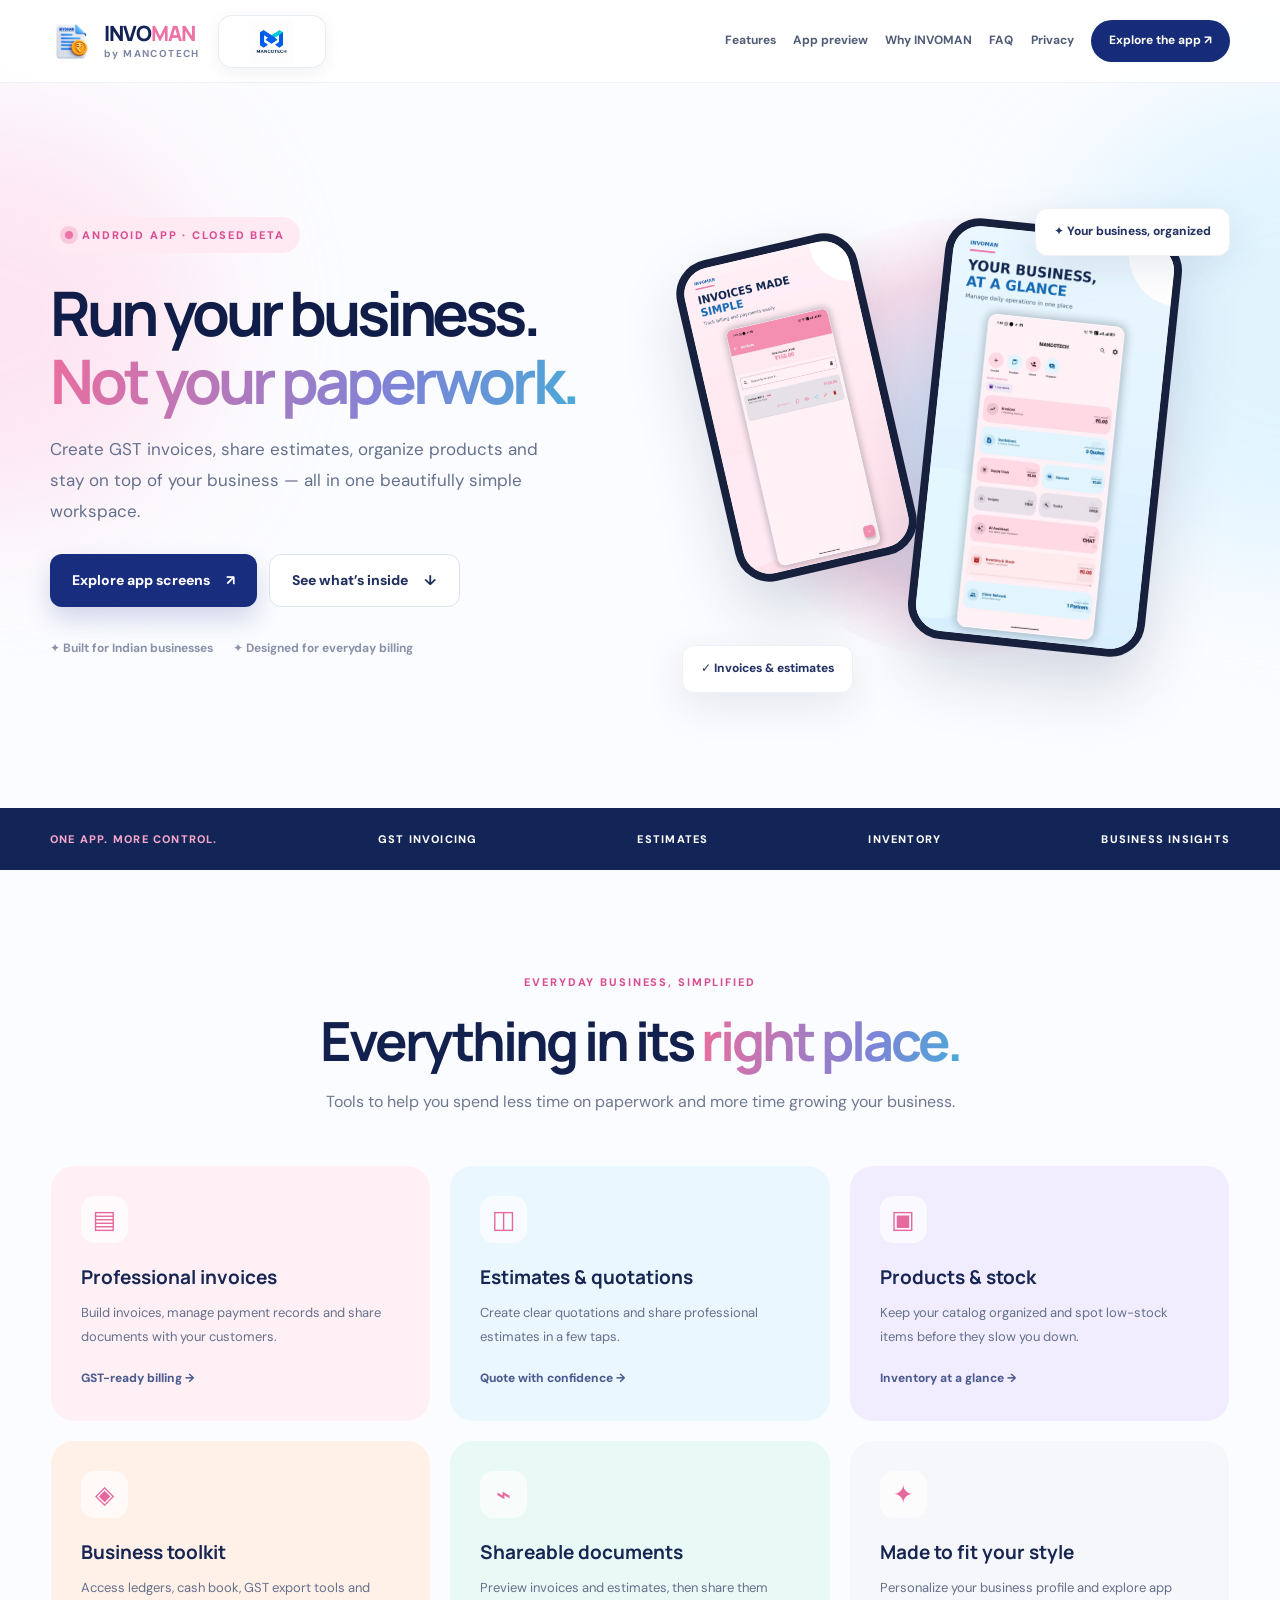
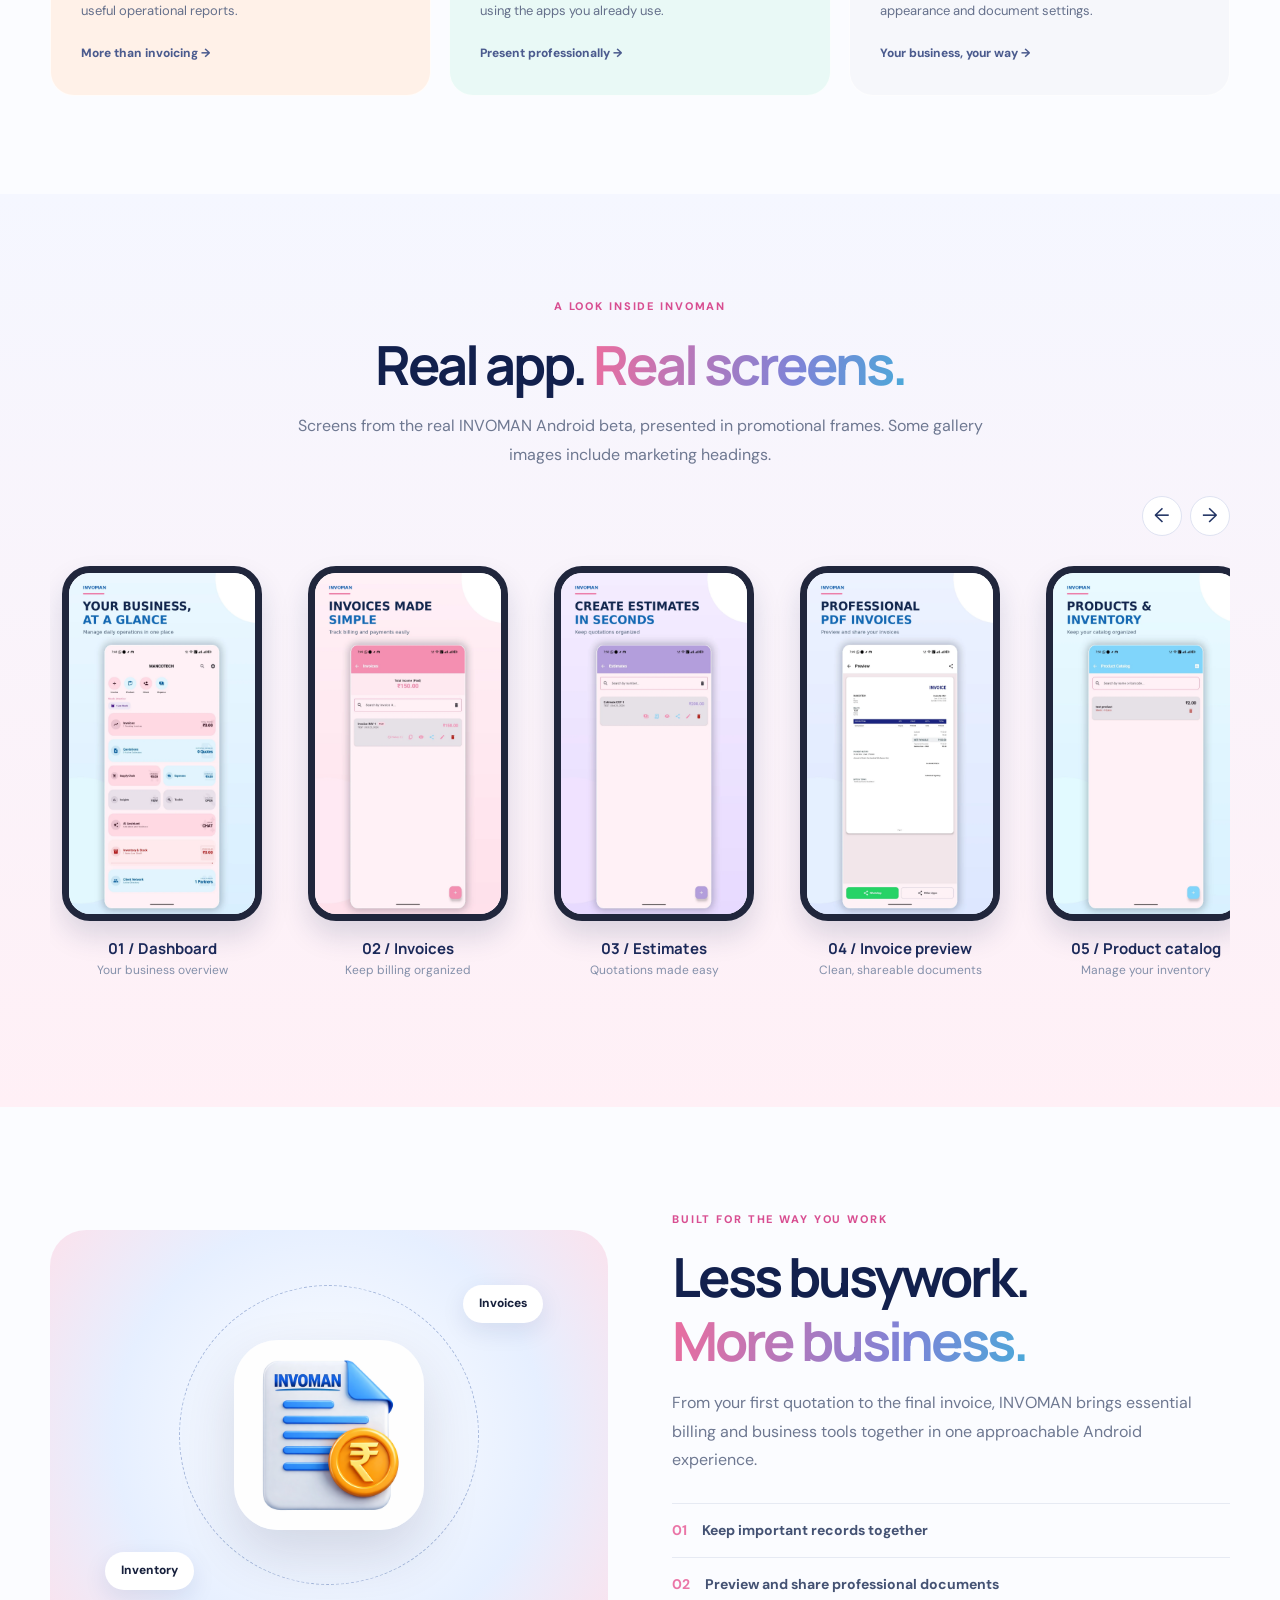
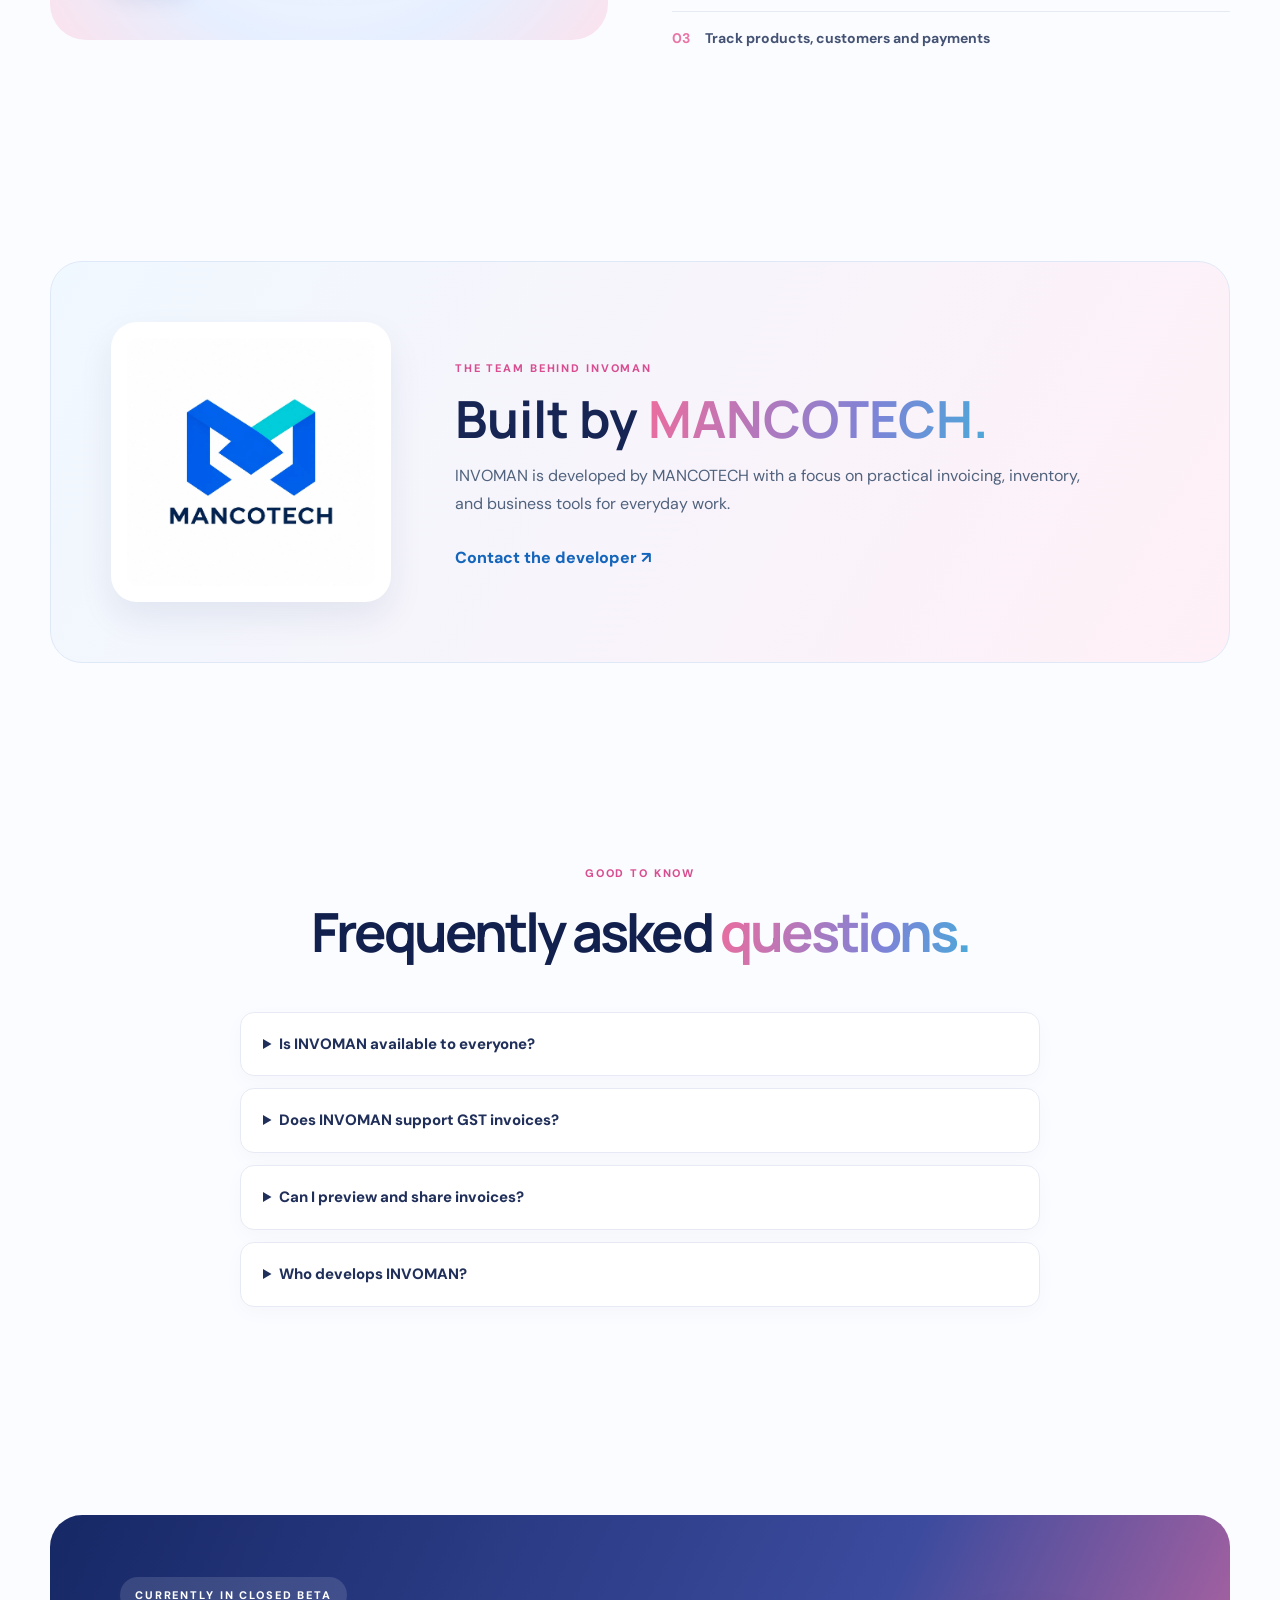
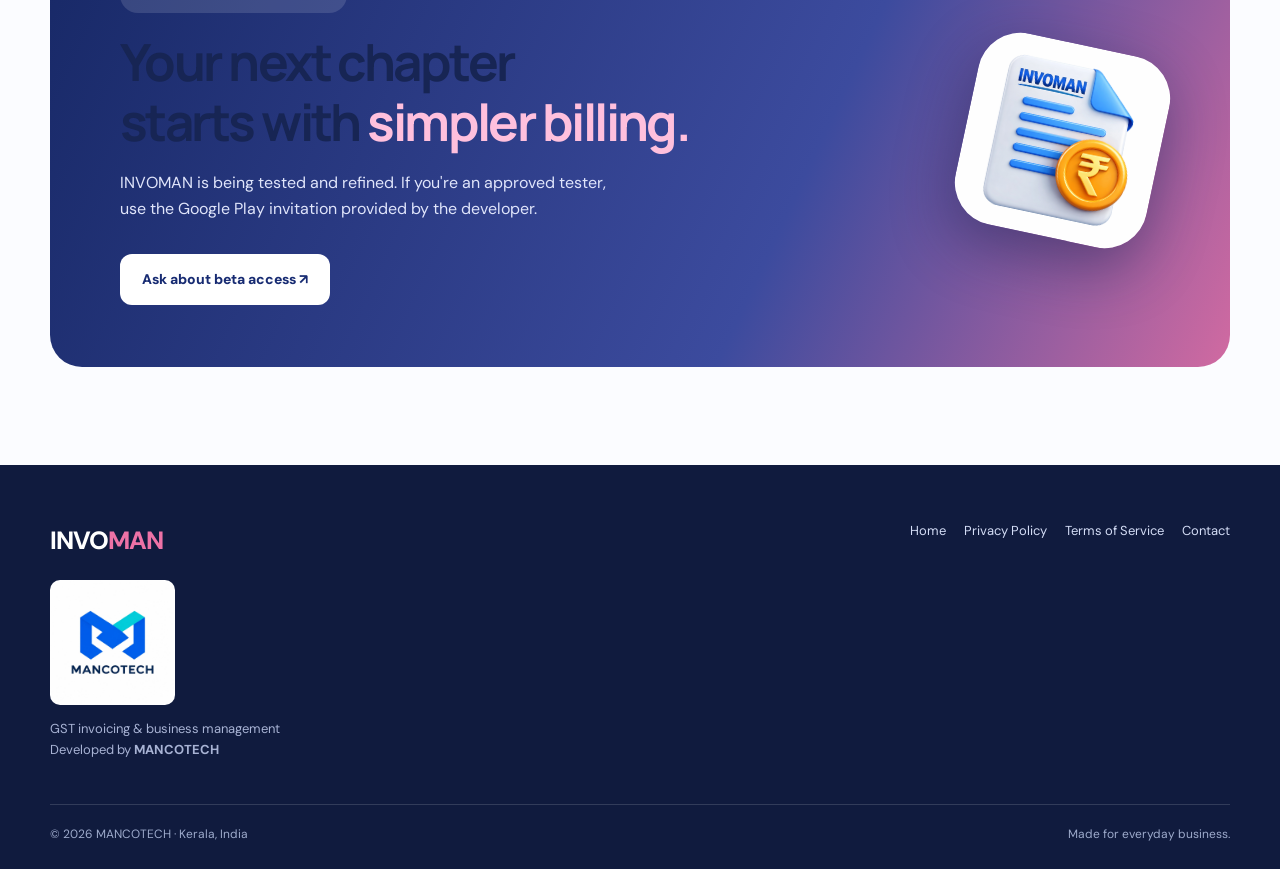
<file: index.html>
<!doctype html>
<html lang="en"><head><meta charset="utf-8"><meta name="viewport" content="width=device-width,initial-scale=1"><meta name="theme-color" content="#0e1534"><meta name="description" content="INVOMAN by MANCOTECH — GST invoices, estimates, inventory and business management in one Android app."><meta property="og:title" content="INVOMAN — Smarter business, simpler billing"><meta property="og:description" content="Invoices, estimates, inventory and business insights in one place."><meta property="og:image" content="assets/invoman-icon.png"><title>INVOMAN | Smart Invoicing & Business Management</title><link rel="icon" href="assets/invoman-icon.png"><link rel="stylesheet" href="style.css?v=3"><script defer src="main.js?v=3"></script></head>
<body class="landing"><div class="ambient ambient-one"></div><div class="ambient ambient-two"></div>
<header class="site-header"><div class="wrap header-inner"><a class="brand-link" href="index.html" aria-label="INVOMAN home"><img src="assets/invoman-icon.png" alt="INVOMAN app icon"><span>INVO<span class="brand-pink">MAN</span><small>by <strong>MANCOTECH</strong></small></span></a><a class="maker-logo" href="#developer" aria-label="MANCOTECH developer"><img src="assets/mancotech-logo.webp" alt="MANCOTECH official logo"></a><button class="menu-toggle" aria-label="Open navigation" aria-expanded="false">☰</button><nav class="site-nav" aria-label="Main navigation"><a href="#features">Features</a><a href="#screenshots">App preview</a><a href="#why">Why INVOMAN</a><a href="#faq">FAQ</a><a href="privacy.html">Privacy</a><a class="nav-cta" href="#download">Explore the app ↗</a></nav></div></header>
<main><section class="hero wrap"><div class="hero-copy"><span class="eyebrow"><span class="pulse"></span> ANDROID APP · CLOSED BETA</span><h1>Run your business.<br><span class="gradient-text">Not your paperwork.</span></h1><p class="hero-desc">Create GST invoices, share estimates, organize products and stay on top of your business — all in one beautifully simple workspace.</p><div class="hero-actions"><a class="btn btn-primary" href="#screenshots">Explore app screens <span>↗</span></a><a class="btn btn-outline" href="#features">See what’s inside <span>↓</span></a></div><div class="hero-trust"><span>✦ Built for Indian businesses</span><span>✦ Designed for everyday billing</span></div></div><div class="hero-art" aria-label="INVOMAN app preview"><div class="hero-glow"></div><div class="floating-chip chip-top">✦ Your business, organized</div><div class="phone phone-main"><img src="assets/screenshots/dashboard.webp" alt="Actual INVOMAN dashboard screenshot"></div><div class="phone phone-side"><img src="assets/screenshots/invoices.webp" alt="Actual INVOMAN invoice list screenshot"></div><div class="floating-chip chip-bottom">✓ Invoices & estimates</div></div></section>
<section class="strip"><div class="wrap strip-inner"><span>ONE APP. MORE CONTROL.</span><span>GST INVOICING</span><span>ESTIMATES</span><span>INVENTORY</span><span>BUSINESS INSIGHTS</span></div></section>
<section class="section wrap" id="features"><div class="section-heading"><span class="kicker">EVERYDAY BUSINESS, SIMPLIFIED</span><h2>Everything in its <span class="gradient-text">right place.</span></h2><p>Tools to help you spend less time on paperwork and more time growing your business.</p></div><div class="features-grid"><article class="feature-card pink"><div class="feature-icon">▤</div><h3>Professional invoices</h3><p>Build invoices, manage payment records and share documents with your customers.</p><span>GST-ready billing →</span></article><article class="feature-card blue"><div class="feature-icon">◫</div><h3>Estimates & quotations</h3><p>Create clear quotations and share professional estimates in a few taps.</p><span>Quote with confidence →</span></article><article class="feature-card lavender"><div class="feature-icon">▣</div><h3>Products & stock</h3><p>Keep your catalog organized and spot low-stock items before they slow you down.</p><span>Inventory at a glance →</span></article><article class="feature-card peach"><div class="feature-icon">◈</div><h3>Business toolkit</h3><p>Access ledgers, cash book, GST export tools and useful operational reports.</p><span>More than invoicing →</span></article><article class="feature-card mint"><div class="feature-icon">⌁</div><h3>Shareable documents</h3><p>Preview invoices and estimates, then share them using the apps you already use.</p><span>Present professionally →</span></article><article class="feature-card white"><div class="feature-icon">✦</div><h3>Made to fit your style</h3><p>Personalize your business profile and explore app appearance and document settings.</p><span>Your business, your way →</span></article></div></section>
<section class="section gallery-section" id="screenshots"><div class="wrap"><div class="section-heading"><span class="kicker">A LOOK INSIDE INVOMAN</span><h2>Real app. <span class="gradient-text">Real screens.</span></h2><p>Screens from the real INVOMAN Android beta, presented in promotional frames. Some gallery images include marketing headings.</p></div><div class="gallery-controls"><button class="gallery-arrow" id="prev" aria-label="Scroll screenshots left">←</button><button class="gallery-arrow" id="next" aria-label="Scroll screenshots right">→</button></div><div class="gallery-track" id="gallery" tabindex="0"><article class="screen-card"><div class="screen-phone"><img loading="lazy" src="assets/screenshots/dashboard.webp" alt="INVOMAN dashboard"></div><h3>01 / Dashboard</h3><p>Your business overview</p></article><article class="screen-card"><div class="screen-phone"><img loading="lazy" src="assets/screenshots/invoices.webp" alt="INVOMAN invoices screen"></div><h3>02 / Invoices</h3><p>Keep billing organized</p></article><article class="screen-card"><div class="screen-phone"><img loading="lazy" src="assets/screenshots/estimates.webp" alt="INVOMAN estimates screen"></div><h3>03 / Estimates</h3><p>Quotations made easy</p></article><article class="screen-card"><div class="screen-phone"><img loading="lazy" src="assets/screenshots/invoice-preview.webp" alt="INVOMAN invoice preview"></div><h3>04 / Invoice preview</h3><p>Clean, shareable documents</p></article><article class="screen-card"><div class="screen-phone"><img loading="lazy" src="assets/screenshots/products.webp" alt="INVOMAN product catalog"></div><h3>05 / Product catalog</h3><p>Manage your inventory</p></article><article class="screen-card"><div class="screen-phone"><img loading="lazy" src="assets/screenshots/toolkit.webp" alt="INVOMAN business toolkit"></div><h3>06 / Business toolkit</h3><p>Useful tools in one place</p></article><article class="screen-card"><div class="screen-phone"><img loading="lazy" src="assets/screenshots/estimate-preview.webp" alt="INVOMAN estimate preview"></div><h3>07 / Estimate preview</h3><p>Professional quotations</p></article><article class="screen-card"><div class="screen-phone"><img loading="lazy" src="assets/screenshots/settings.webp" alt="INVOMAN settings"></div><h3>08 / Settings</h3><p>Make it yours</p></article></div></div></section>
<section class="section wrap why-section" id="why"><div class="why-art"><div class="why-orbit"></div><img src="assets/invoman-icon.png" alt="INVOMAN official app icon"><span class="orbit-label top">Invoices</span><span class="orbit-label bottom">Inventory</span></div><div class="why-copy"><span class="kicker">BUILT FOR THE WAY YOU WORK</span><h2>Less busywork.<br><span class="gradient-text">More business.</span></h2><p>From your first quotation to the final invoice, INVOMAN brings essential billing and business tools together in one approachable Android experience.</p><div class="why-points"><div><b>01</b><span>Keep important records together</span></div><div><b>02</b><span>Preview and share professional documents</span></div><div><b>03</b><span>Track products, customers and payments</span></div></div></div></section>
<section class="section wrap developer-section" id="developer"><div class="developer-card"><div class="developer-logo"><img loading="lazy" src="assets/mancotech-logo.webp" alt="Official MANCOTECH company logo"></div><div><span class="kicker">THE TEAM BEHIND INVOMAN</span><h2>Built by <span class="gradient-text">MANCOTECH.</span></h2><p>INVOMAN is developed by MANCOTECH with a focus on practical invoicing, inventory, and business tools for everyday work.</p><a href="mailto:mancotech378@gmail.com" class="developer-contact">Contact the developer ↗</a></div></div></section>
<section class="section wrap" id="faq"><div class="section-heading"><span class="kicker">GOOD TO KNOW</span><h2>Frequently asked <span class="gradient-text">questions.</span></h2></div><div class="faq-list"><details><summary>Is INVOMAN available to everyone?</summary><p>INVOMAN is currently in Google Play closed beta. Access is limited to approved testers while we improve the experience ahead of a wider release.</p></details><details><summary>Does INVOMAN support GST invoices?</summary><p>Yes. INVOMAN includes tools for creating GST-related invoices and estimates. Always review the tax information before issuing a document.</p></details><details><summary>Can I preview and share invoices?</summary><p>Yes. INVOMAN provides document previews and sharing options, including sharing through compatible apps on your device.</p></details><details><summary>Who develops INVOMAN?</summary><p>INVOMAN is developed by MANCOTECH. For questions, contact <a href="mailto:mancotech378@gmail.com">mancotech378@gmail.com</a>.</p></details></div></section>
<section class="section wrap"><div class="download-panel" id="download"><div><span class="eyebrow light">CURRENTLY IN CLOSED BETA</span><h2>Your next chapter<br>starts with <em>simpler billing.</em></h2><p>INVOMAN is being tested and refined. If you're an approved tester, use the Google Play invitation provided by the developer.</p><a class="btn btn-white" href="mailto:mancotech378@gmail.com?subject=INVOMAN%20Beta%20Access">Ask about beta access ↗</a></div><img src="assets/invoman-icon.png" alt="INVOMAN app icon"></div></section></main>
<footer class="footer"><div class="wrap footer-inner"><div><div class="footer-brand">INVO<span>MAN</span></div><img class="footer-maker-logo" src="assets/mancotech-logo.webp" alt="MANCOTECH company logo"><p>GST invoicing & business management<br>Developed by <strong>MANCOTECH</strong></p></div><div class="footer-links"><a href="index.html">Home</a><a href="privacy.html">Privacy Policy</a><a href="terms.html">Terms of Service</a><a href="mailto:mancotech378@gmail.com">Contact</a></div><div class="footer-bottom">© 2026 MANCOTECH · Kerala, India <span>Made for everyday business.</span></div></div></footer>
</body></html>
</file>
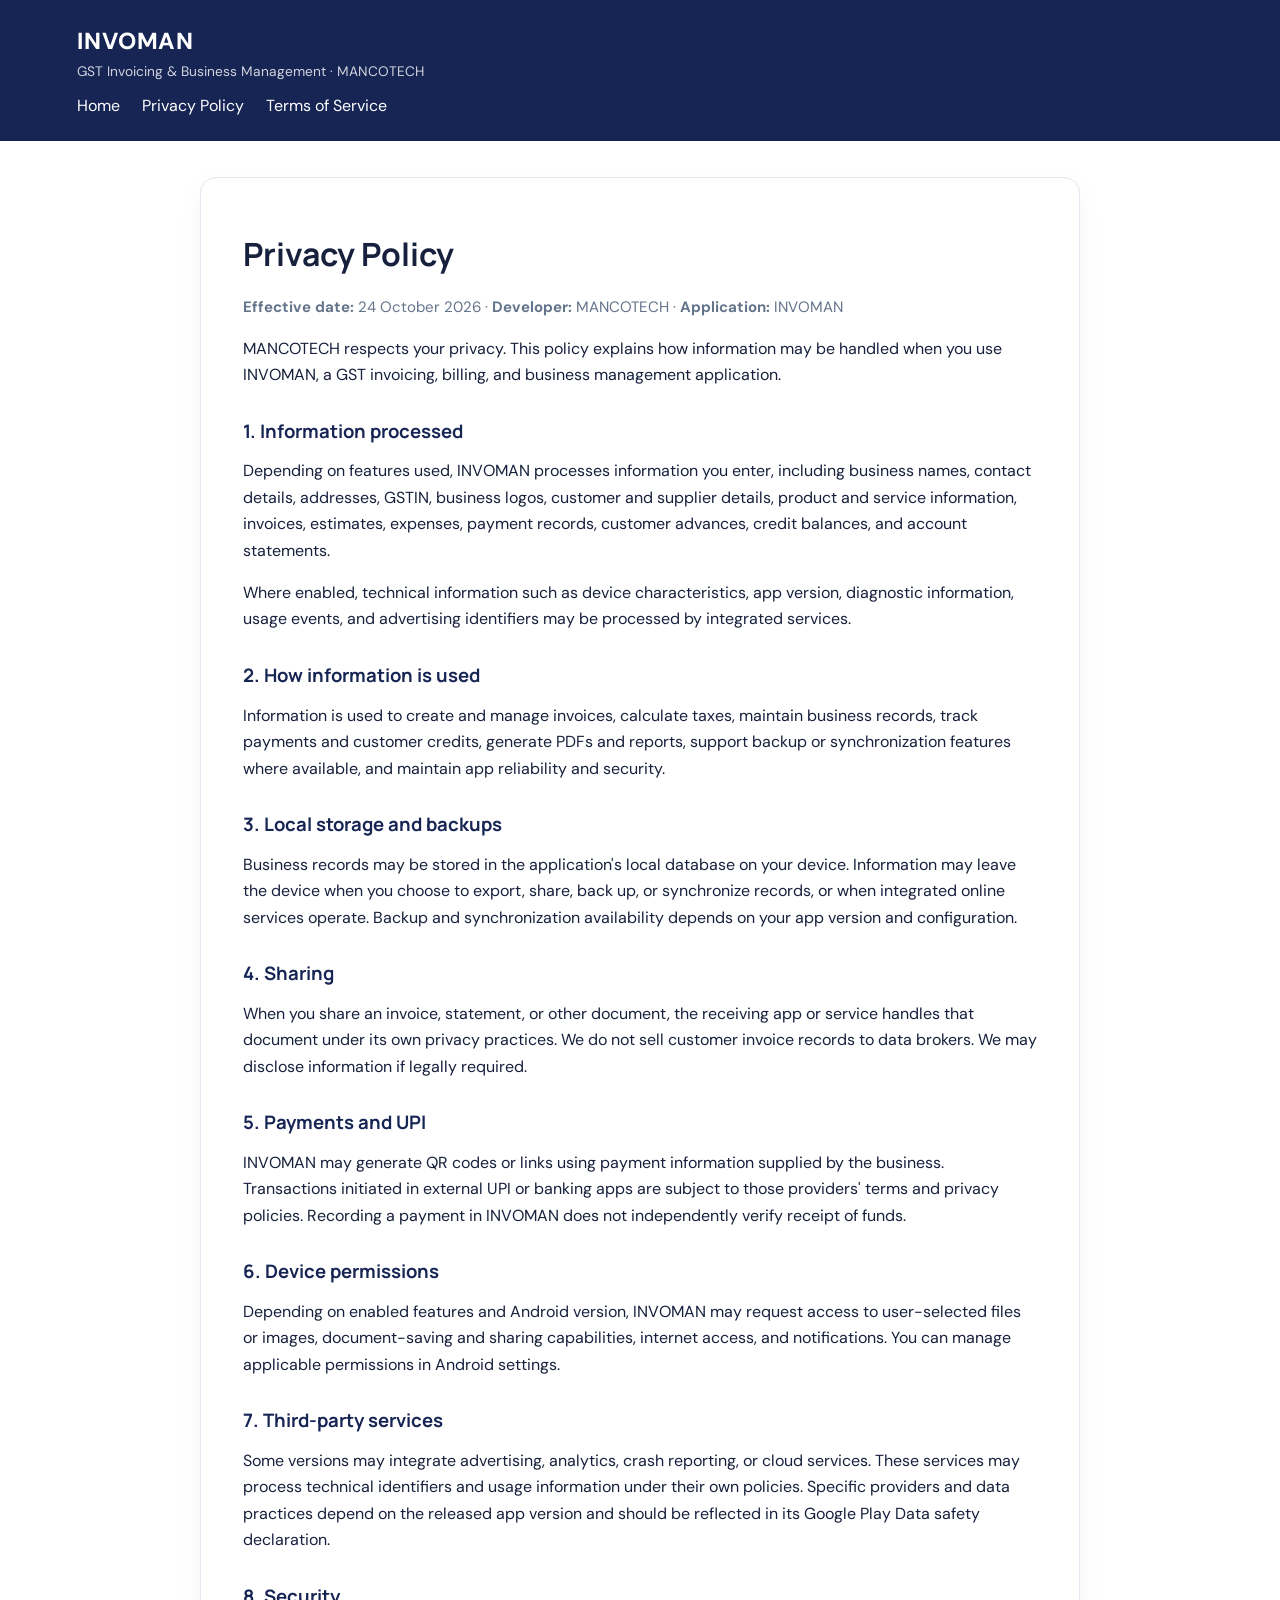
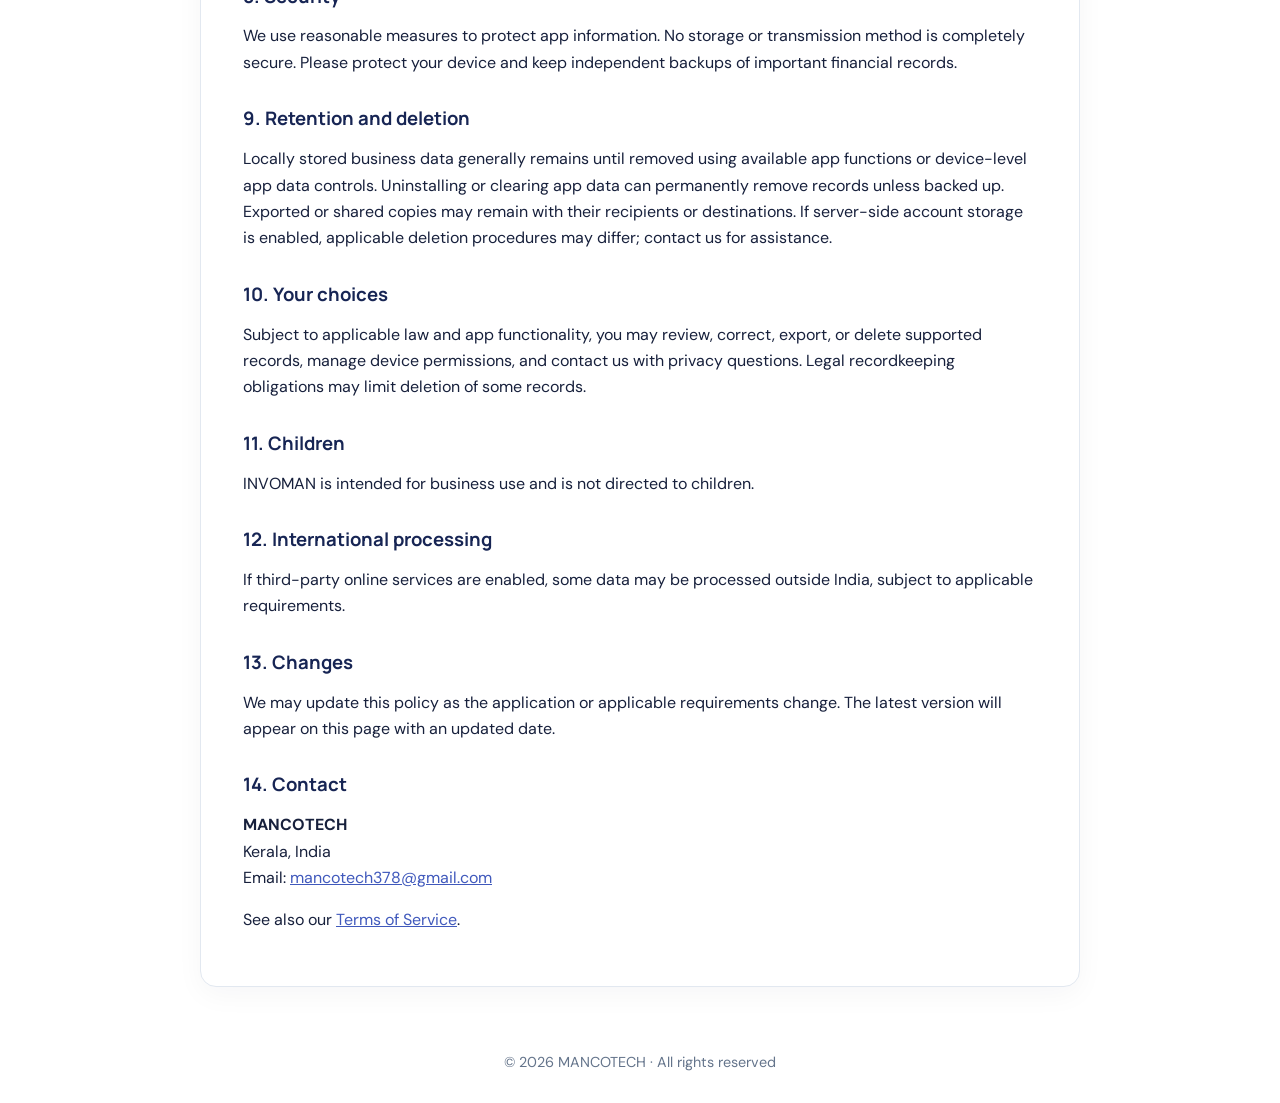
<file: privacy.html>
<!doctype html><html lang="en"><head><meta charset="utf-8"><meta name="viewport" content="width=device-width,initial-scale=1"><meta name="description" content="Privacy Policy for INVOMAN by MANCOTECH"><title>Privacy Policy | INVOMAN</title><link rel="stylesheet" href="style.css"></head><body><header><div class="brand">INVOMAN</div><div class="sub">GST Invoicing &amp; Business Management · MANCOTECH</div><nav><a href="index.html">Home</a><a href="privacy.html">Privacy Policy</a><a href="terms.html">Terms of Service</a></nav></header><main><h1>Privacy Policy</h1><p class="meta"><strong>Effective date:</strong> 24 October 2026 · <strong>Developer:</strong> MANCOTECH · <strong>Application:</strong> INVOMAN</p><p>MANCOTECH respects your privacy. This policy explains how information may be handled when you use INVOMAN, a GST invoicing, billing, and business management application.</p><h2>1. Information processed</h2><p>Depending on features used, INVOMAN processes information you enter, including business names, contact details, addresses, GSTIN, business logos, customer and supplier details, product and service information, invoices, estimates, expenses, payment records, customer advances, credit balances, and account statements.</p><p>Where enabled, technical information such as device characteristics, app version, diagnostic information, usage events, and advertising identifiers may be processed by integrated services.</p><h2>2. How information is used</h2><p>Information is used to create and manage invoices, calculate taxes, maintain business records, track payments and customer credits, generate PDFs and reports, support backup or synchronization features where available, and maintain app reliability and security.</p><h2>3. Local storage and backups</h2><p>Business records may be stored in the application's local database on your device. Information may leave the device when you choose to export, share, back up, or synchronize records, or when integrated online services operate. Backup and synchronization availability depends on your app version and configuration.</p><h2>4. Sharing</h2><p>When you share an invoice, statement, or other document, the receiving app or service handles that document under its own privacy practices. We do not sell customer invoice records to data brokers. We may disclose information if legally required.</p><h2>5. Payments and UPI</h2><p>INVOMAN may generate QR codes or links using payment information supplied by the business. Transactions initiated in external UPI or banking apps are subject to those providers' terms and privacy policies. Recording a payment in INVOMAN does not independently verify receipt of funds.</p><h2>6. Device permissions</h2><p>Depending on enabled features and Android version, INVOMAN may request access to user-selected files or images, document-saving and sharing capabilities, internet access, and notifications. You can manage applicable permissions in Android settings.</p><h2>7. Third-party services</h2><p>Some versions may integrate advertising, analytics, crash reporting, or cloud services. These services may process technical identifiers and usage information under their own policies. Specific providers and data practices depend on the released app version and should be reflected in its Google Play Data safety declaration.</p><h2>8. Security</h2><p>We use reasonable measures to protect app information. No storage or transmission method is completely secure. Please protect your device and keep independent backups of important financial records.</p><h2>9. Retention and deletion</h2><p>Locally stored business data generally remains until removed using available app functions or device-level app data controls. Uninstalling or clearing app data can permanently remove records unless backed up. Exported or shared copies may remain with their recipients or destinations. If server-side account storage is enabled, applicable deletion procedures may differ; contact us for assistance.</p><h2>10. Your choices</h2><p>Subject to applicable law and app functionality, you may review, correct, export, or delete supported records, manage device permissions, and contact us with privacy questions. Legal recordkeeping obligations may limit deletion of some records.</p><h2>11. Children</h2><p>INVOMAN is intended for business use and is not directed to children.</p><h2>12. International processing</h2><p>If third-party online services are enabled, some data may be processed outside India, subject to applicable requirements.</p><h2>13. Changes</h2><p>We may update this policy as the application or applicable requirements change. The latest version will appear on this page with an updated date.</p><h2>14. Contact</h2><p><strong>MANCOTECH</strong><br>Kerala, India<br>Email: <a href="mailto:mancotech378@gmail.com">mancotech378@gmail.com</a></p><p>See also our <a href="terms.html">Terms of Service</a>.</p></main><footer>© 2026 MANCOTECH · All rights reserved</footer></body></html>
</file>
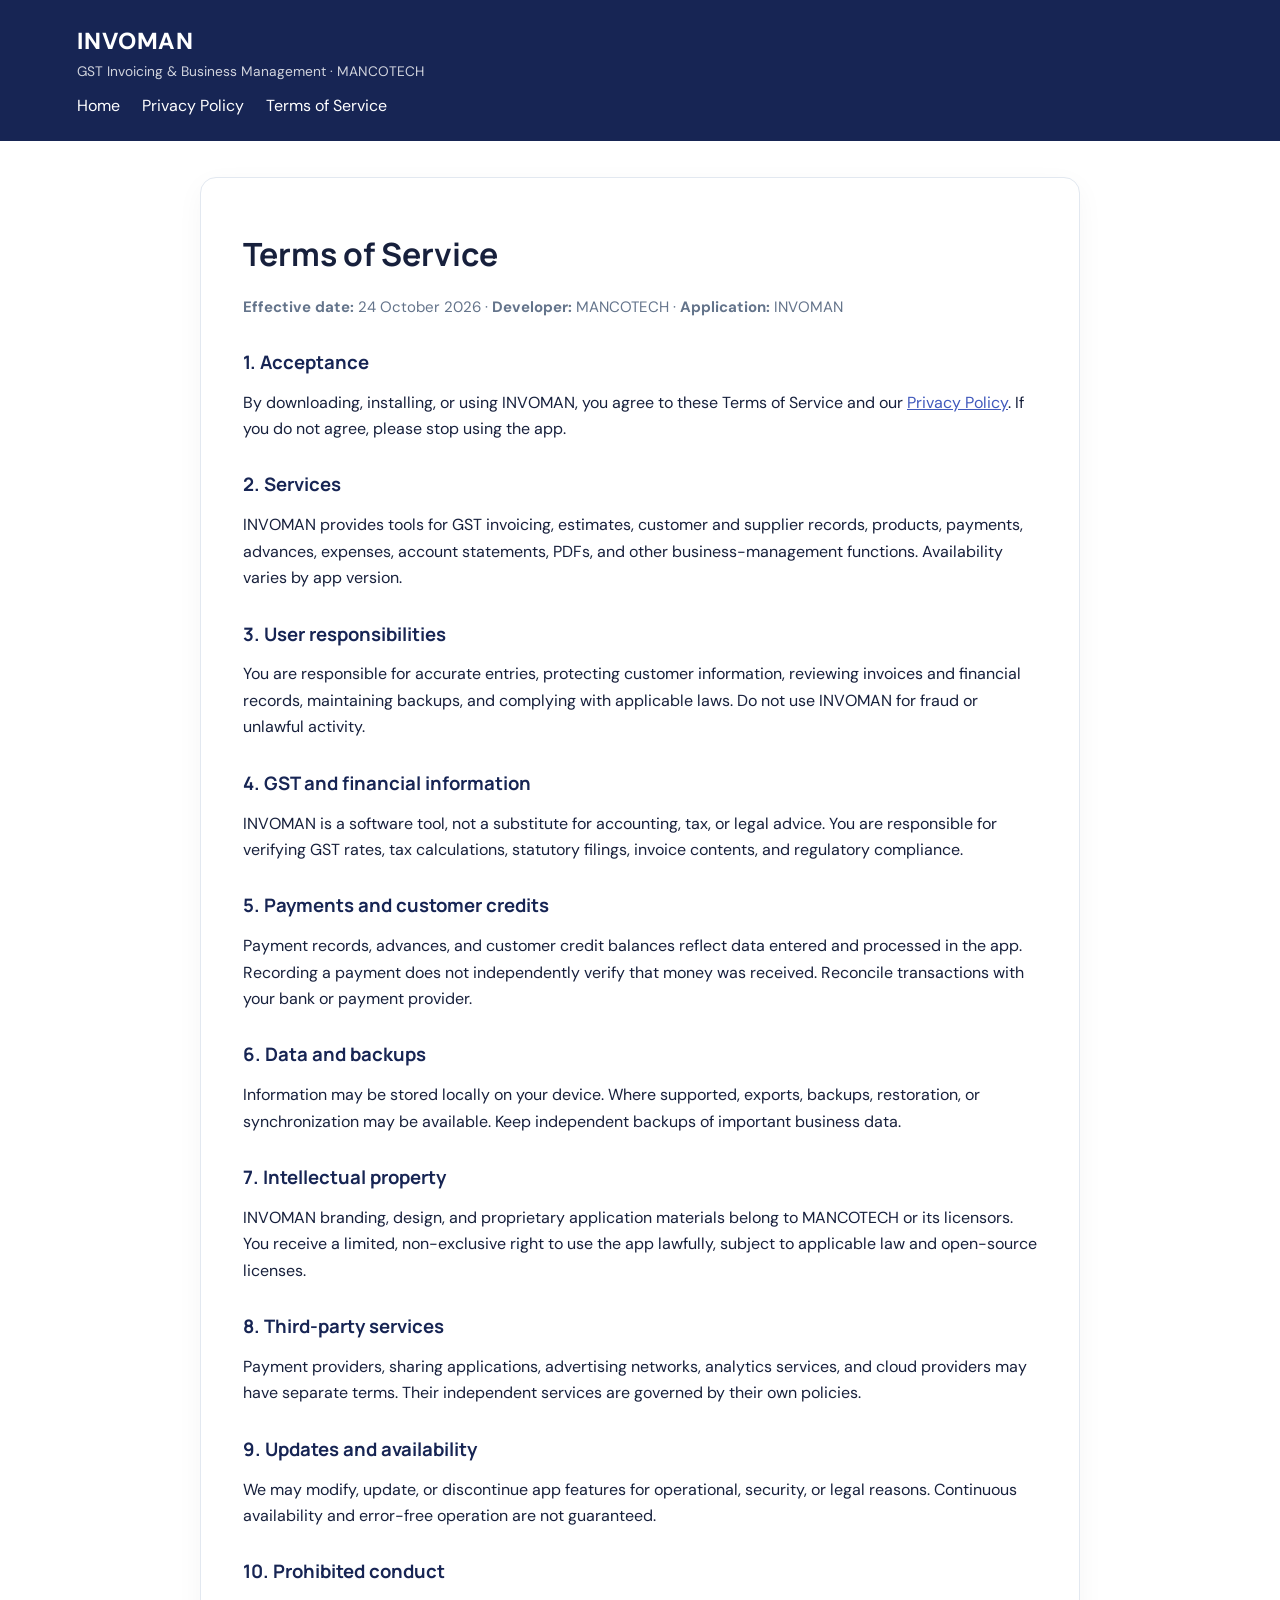
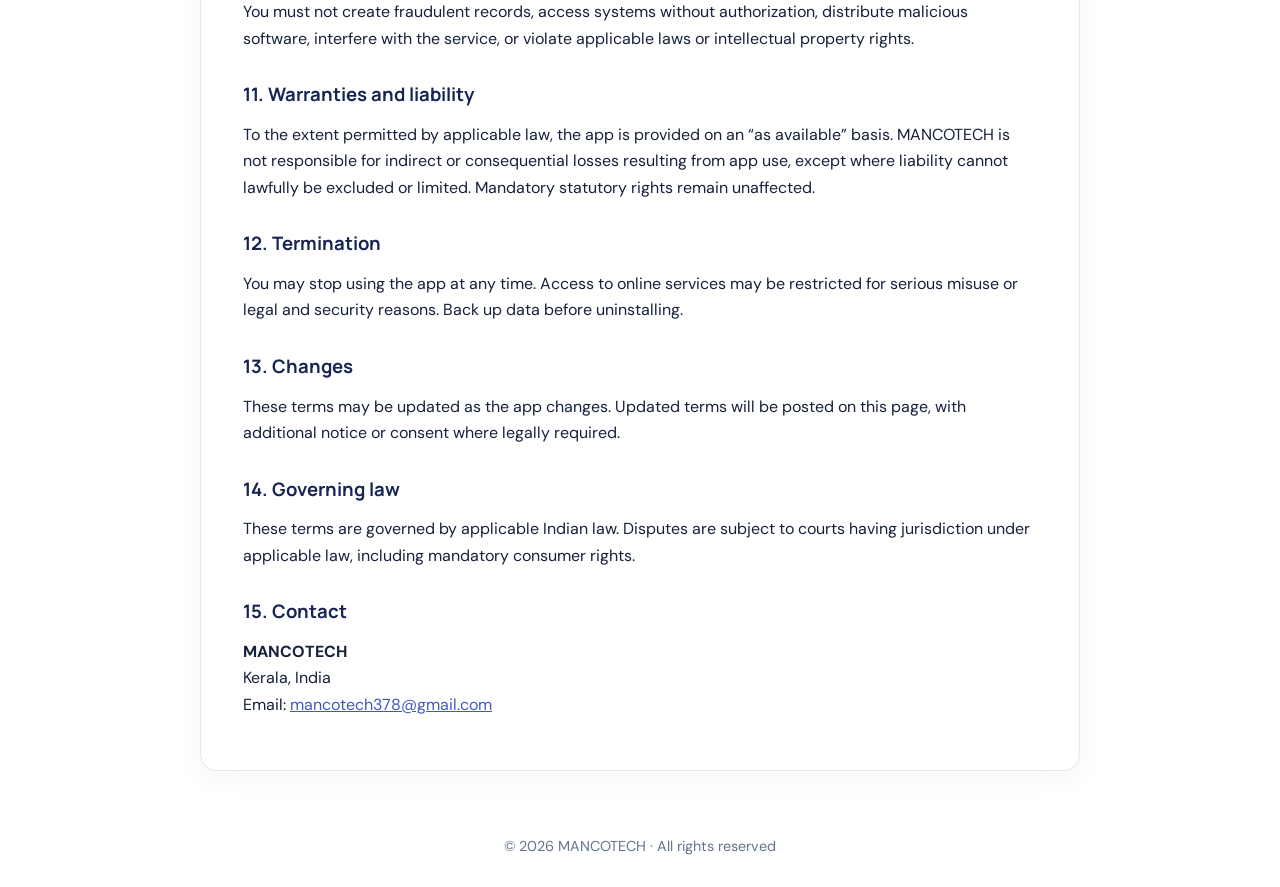
<file: terms.html>
<!doctype html><html lang="en"><head><meta charset="utf-8"><meta name="viewport" content="width=device-width,initial-scale=1"><meta name="description" content="Terms of Service for INVOMAN by MANCOTECH"><title>Terms of Service | INVOMAN</title><link rel="stylesheet" href="style.css"></head><body><header><div class="brand">INVOMAN</div><div class="sub">GST Invoicing &amp; Business Management · MANCOTECH</div><nav><a href="index.html">Home</a><a href="privacy.html">Privacy Policy</a><a href="terms.html">Terms of Service</a></nav></header><main><h1>Terms of Service</h1><p class="meta"><strong>Effective date:</strong> 24 October 2026 · <strong>Developer:</strong> MANCOTECH · <strong>Application:</strong> INVOMAN</p><h2>1. Acceptance</h2><p>By downloading, installing, or using INVOMAN, you agree to these Terms of Service and our <a href="privacy.html">Privacy Policy</a>. If you do not agree, please stop using the app.</p><h2>2. Services</h2><p>INVOMAN provides tools for GST invoicing, estimates, customer and supplier records, products, payments, advances, expenses, account statements, PDFs, and other business-management functions. Availability varies by app version.</p><h2>3. User responsibilities</h2><p>You are responsible for accurate entries, protecting customer information, reviewing invoices and financial records, maintaining backups, and complying with applicable laws. Do not use INVOMAN for fraud or unlawful activity.</p><h2>4. GST and financial information</h2><p>INVOMAN is a software tool, not a substitute for accounting, tax, or legal advice. You are responsible for verifying GST rates, tax calculations, statutory filings, invoice contents, and regulatory compliance.</p><h2>5. Payments and customer credits</h2><p>Payment records, advances, and customer credit balances reflect data entered and processed in the app. Recording a payment does not independently verify that money was received. Reconcile transactions with your bank or payment provider.</p><h2>6. Data and backups</h2><p>Information may be stored locally on your device. Where supported, exports, backups, restoration, or synchronization may be available. Keep independent backups of important business data.</p><h2>7. Intellectual property</h2><p>INVOMAN branding, design, and proprietary application materials belong to MANCOTECH or its licensors. You receive a limited, non-exclusive right to use the app lawfully, subject to applicable law and open-source licenses.</p><h2>8. Third-party services</h2><p>Payment providers, sharing applications, advertising networks, analytics services, and cloud providers may have separate terms. Their independent services are governed by their own policies.</p><h2>9. Updates and availability</h2><p>We may modify, update, or discontinue app features for operational, security, or legal reasons. Continuous availability and error-free operation are not guaranteed.</p><h2>10. Prohibited conduct</h2><p>You must not create fraudulent records, access systems without authorization, distribute malicious software, interfere with the service, or violate applicable laws or intellectual property rights.</p><h2>11. Warranties and liability</h2><p>To the extent permitted by applicable law, the app is provided on an “as available” basis. MANCOTECH is not responsible for indirect or consequential losses resulting from app use, except where liability cannot lawfully be excluded or limited. Mandatory statutory rights remain unaffected.</p><h2>12. Termination</h2><p>You may stop using the app at any time. Access to online services may be restricted for serious misuse or legal and security reasons. Back up data before uninstalling.</p><h2>13. Changes</h2><p>These terms may be updated as the app changes. Updated terms will be posted on this page, with additional notice or consent where legally required.</p><h2>14. Governing law</h2><p>These terms are governed by applicable Indian law. Disputes are subject to courts having jurisdiction under applicable law, including mandatory consumer rights.</p><h2>15. Contact</h2><p><strong>MANCOTECH</strong><br>Kerala, India<br>Email: <a href="mailto:mancotech378@gmail.com">mancotech378@gmail.com</a></p></main><footer>© 2026 MANCOTECH · All rights reserved</footer></body></html>
</file>
<file: style.css>
@import url('https://fonts.googleapis.com/css2?family=DM+Sans:wght@400;500;600;700;800&family=Manrope:wght@400;500;600;700;800&display=swap');:root{font-family:'DM Sans',system-ui,-apple-system,Segoe UI,sans-serif;color:#17203c;background:#fff;scroll-behavior:smooth}*{box-sizing:border-box}body{margin:0;line-height:1.65}a{color:#4059bc}img{max-width:100%}button{font:inherit}header{background:#172554;color:#fff;padding:22px 6%}header a{color:#fff;text-decoration:none}.brand{font-size:1.45rem;font-weight:800;letter-spacing:.04em}.sub{font-size:.86rem;opacity:.8}nav{margin-top:10px;display:flex;gap:22px;flex-wrap:wrap}main{max-width:880px;margin:36px auto;padding:36px 42px;background:#fff;border:1px solid #e2e8f0;border-radius:16px;box-shadow:0 8px 28px #0f172a0a}h1,h2,h3{font-family:Manrope,system-ui,sans-serif;line-height:1.18}h1{font-size:2rem}h2{margin-top:32px;color:#172554;font-size:1.16rem}li{margin:4px 0}.meta{color:#64748b;font-size:.94rem}.notice{padding:12px 16px;background:#eff6ff;border-left:4px solid #2563eb;border-radius:6px}footer{text-align:center;padding:28px 16px;color:#64748b;font-size:.9rem}body.landing{background:#fbfcff;overflow-x:hidden}body.landing .wrap{width:min(1200px,calc(100% - 48px));margin-inline:auto}body.landing main{max-width:none;margin:0;padding:0;background:transparent;border:0;border-radius:0;box-shadow:none}body.landing .site-header{position:relative;z-index:10;background:#ffffffdf;backdrop-filter:blur(16px);border-bottom:1px solid #edf0f8;padding:0;color:#142045;position:sticky;top:0}body.landing .header-inner{height:82px;display:flex;align-items:center;justify-content:space-between;gap:24px}.brand-link{display:flex;align-items:center;gap:11px;text-decoration:none;color:#122256;font-family:Manrope,sans-serif;font-size:21px;font-weight:800;letter-spacing:-.045em;line-height:1}.brand-link img{width:43px;height:43px;border-radius:12px;object-fit:cover}.brand-link small{display:block;font-family:'DM Sans',sans-serif;font-size:10px;font-weight:700;letter-spacing:.14em;margin-top:5px;color:#7d86a2}.brand-pink,.footer-brand span{color:#ed72a6}.site-nav{display:flex;align-items:center;gap:25px;margin:0}.site-nav a{font-size:13px;color:#515c77;font-weight:700;text-decoration:none;white-space:nowrap}.site-nav a:hover{color:#d94c91}.site-nav .nav-cta{background:#172c79;color:white;padding:11px 18px;border-radius:999px}.menu-toggle{display:none;border:0;background:transparent;color:#1d2752;font-size:24px}.ambient{position:absolute;pointer-events:none;filter:blur(65px);border-radius:50%;opacity:.55}.ambient-one{width:470px;height:400px;background:#ffd4e6;top:120px;left:-260px}.ambient-two{width:480px;height:480px;background:#cceefe;top:90px;right:-250px}.hero{min-height:650px;display:grid;grid-template-columns:1fr 1fr;align-items:center;gap:24px;padding-top:70px;padding-bottom:85px}.hero-copy{position:relative;z-index:2}.eyebrow,.kicker{display:inline-flex;align-items:center;gap:9px;font-size:11px;letter-spacing:.17em;font-weight:800;color:#d84e91}.eyebrow{background:#ffe9f3;padding:9px 15px;border-radius:100px}.pulse{height:8px;width:8px;border-radius:50%;background:#ed74a6;box-shadow:0 0 0 5px #f9c9dd}.hero h1{font-size:clamp(44px,5.2vw,75px);letter-spacing:-.065em;margin:26px 0 20px;color:#101d48;line-height:1.1}.gradient-text{background:linear-gradient(100deg,#ec6d9e,#7e83d7 65%,#4ba9d9);background-clip:text;-webkit-background-clip:text;color:transparent}.hero-desc{max-width:515px;font-size:17px;color:#64718d;line-height:1.8}.hero-actions{display:flex;flex-wrap:wrap;gap:12px;margin-top:28px}.btn{display:inline-flex;align-items:center;justify-content:center;gap:16px;padding:14px 22px;border-radius:12px;text-decoration:none;font-size:14px;font-weight:800;transition:transform .2s,box-shadow .2s}.btn:hover{transform:translateY(-3px)}.btn-primary{background:#192d7e;color:white;box-shadow:0 12px 26px #263c9833}.btn-outline{background:white;color:#20315d;border:1px solid #dce2f0}.hero-trust{display:flex;flex-wrap:wrap;gap:20px;margin-top:32px;color:#8a91a9;font-size:12px;font-weight:700}.hero-art{height:570px;position:relative;display:flex;align-items:center;justify-content:center}.hero-glow{position:absolute;width:450px;height:440px;background:radial-gradient(circle,#d4eaff 0,#fae0ee 50%,transparent 72%);border-radius:50%}.phone{position:absolute;overflow:hidden;border:8px solid #17213d;border-radius:35px;background:#fff;box-shadow:0 30px 65px #1725542b}.phone img{width:100%;height:100%;display:block;object-fit:cover}.phone-main{width:237px;height:529px;transform:rotate(6deg);z-index:2;right:18%}.phone-side{width:190px;height:424px;transform:rotate(-13deg);left:6%;top:87px;z-index:1}.floating-chip{position:absolute;z-index:3;background:#fff;padding:13px 18px;border:1px solid #eff0f7;border-radius:12px;box-shadow:0 12px 40px #14245b1a;font-size:12px;font-weight:800;color:#253264}.chip-top{right:0;top:55px}.chip-bottom{bottom:30px;left:0}.strip{background:#132457;color:#fff}.strip-inner{display:flex;align-items:center;justify-content:space-between;flex-wrap:wrap;gap:20px;padding:22px 0;font-size:11px;letter-spacing:.11em;font-weight:800}.strip-inner span:first-child{color:#f7a8c8}.section{padding-top:98px;padding-bottom:98px;scroll-margin-top:85px}.section-heading{text-align:center;max-width:730px;margin:0 auto 48px}.section-heading h2,.why-copy h2{font-size:clamp(34px,4.4vw,54px);letter-spacing:-.055em;color:#12204d;margin:14px 0}.section-heading p,.why-copy p{color:#6e7891;font-size:16px;line-height:1.8}.features-grid{display:grid;grid-template-columns:repeat(3,1fr);gap:18px}.feature-card{min-height:250px;border-radius:24px;padding:30px;border:1px solid #ffffffc7;transition:transform .2s}.feature-card:hover{transform:translateY(-5px)}.feature-card.pink{background:#fff0f6}.feature-card.blue{background:#eaf7ff}.feature-card.lavender{background:#f1edff}.feature-card.peach{background:#fff1e8}.feature-card.mint{background:#e9f9f6}.feature-card.white{background:#f6f7fb}.feature-icon{display:grid;place-items:center;width:47px;height:47px;background:#ffffffb0;border-radius:14px;color:#e5699e;font-size:25px;font-weight:800}.feature-card h3{font-size:19px;color:#172553;margin:23px 0 10px}.feature-card p{font-size:13px;color:#65708b;line-height:1.8}.feature-card span{display:inline-block;margin-top:8px;font-size:12px;color:#4b5b8e;font-weight:800}.gallery-section{background:linear-gradient(180deg,#f5f7ff,#fff0f6);overflow:hidden}.gallery-controls{display:flex;justify-content:flex-end;gap:8px;margin:-22px 0 18px}.gallery-arrow{width:40px;height:40px;border-radius:50%;border:1px solid #dfe3f2;background:#fff;color:#213363;cursor:pointer;font-size:20px}.gallery-track{display:flex;gap:22px;overflow-x:auto;scroll-snap-type:x mandatory;padding:12px 5px 25px;scrollbar-width:thin;scrollbar-color:#e1bad1 transparent}.screen-card{flex:0 0 224px;scroll-snap-align:start}.screen-phone{height:445px;width:200px;overflow:hidden;margin:auto;border:7px solid #20263c;border-radius:28px;box-shadow:0 15px 28px #18265725;background:white}.screen-phone img{width:100%;height:100%;object-fit:cover;display:block}.screen-card h3{font-size:15px;text-align:center;margin:19px 0 0;color:#1b2959}.screen-card p{text-align:center;margin:3px 0;color:#8490aa;font-size:12px}.why-section{display:grid;grid-template-columns:1fr 1fr;align-items:center;gap:85px}.why-art{height:410px;border-radius:36px;background:radial-gradient(circle at center,#fff,#e6efff 62%,#fbe2ed);display:grid;place-items:center;position:relative;overflow:hidden}.why-art img{width:190px;height:190px;object-fit:cover;border-radius:44px;box-shadow:0 24px 55px #18255a29;z-index:1}.why-orbit{position:absolute;width:300px;height:300px;border:1px dashed #a5b7db;border-radius:50%}.orbit-label{position:absolute;background:white;padding:9px 16px;border-radius:100px;font-size:12px;font-weight:800;box-shadow:0 8px 25px #12245718}.orbit-label.top{top:55px;right:65px}.orbit-label.bottom{bottom:50px;left:55px}.why-points{margin-top:28px}.why-points div{display:flex;align-items:center;gap:15px;border-top:1px solid #e6eaf3;padding:15px 0;color:#445273;font-size:14px;font-weight:700}.why-points b{color:#ea75a7}.faq-list{max-width:800px;margin:auto}.faq-list details{background:white;border:1px solid #e7eaf4;border-radius:14px;padding:19px 22px;margin:12px 0;box-shadow:0 6px 20px #1c2b5c07}.faq-list summary{font-size:15px;font-weight:800;color:#21305a;cursor:pointer}.faq-list p{color:#68758f;font-size:14px}.download-panel{background:linear-gradient(115deg,#172866,#3c4b9e 63%,#d16aa1);border-radius:32px;display:flex;align-items:center;justify-content:space-between;padding:62px 70px;color:white;overflow:hidden;gap:30px}.download-panel h2{font-size:clamp(32px,4vw,52px);letter-spacing:-.05em;margin:18px 0}.download-panel h2 em{font-style:normal;color:#ffc0dd}.download-panel p{max-width:510px;color:#e0e5fb}.download-panel img{width:195px;height:195px;object-fit:cover;border-radius:43px;transform:rotate(12deg);box-shadow:0 20px 60px #0b1a4770}.eyebrow.light{background:#ffffff21;color:#fff}.btn-white{background:white;color:#172b72;margin-top:16px}body.landing .footer{background:#101b3e;color:#fff;padding:55px 0 25px;text-align:left}body.landing .footer-inner{display:grid;grid-template-columns:1fr 1fr;gap:30px}.footer-brand{font-size:25px;font-weight:800;letter-spacing:-.04em}.footer p{font-size:13px;color:#a8b3d4}.footer-links{display:flex;gap:18px;flex-wrap:wrap;align-items:start;justify-content:flex-end}.footer-links a{color:#d4ddf6;text-decoration:none;font-size:13px}.footer-bottom{grid-column:1/-1;border-top:1px solid #ffffff25;padding-top:20px;display:flex;justify-content:space-between;font-size:12px;color:#9daacb}@media(max-width:1000px){.site-nav{gap:13px}.site-nav a{font-size:12px}.hero h1{font-size:51px}.features-grid{grid-template-columns:repeat(2,1fr)}}@media(max-width:760px){main:not(.landing main){margin:12px;padding:22px 19px;border-radius:10px}h1{font-size:1.65rem}body.landing .wrap{width:min(100% - 32px,1200px)}body.landing .header-inner{height:70px}.menu-toggle{display:block}.site-nav{display:none;position:absolute;top:70px;left:0;right:0;background:white;padding:20px 24px;box-shadow:0 20px 30px #16265a1b;flex-direction:column;align-items:stretch;gap:18px}.site-nav.open{display:flex}.hero{grid-template-columns:1fr;padding-top:55px;padding-bottom:60px;gap:0}.hero h1{font-size:clamp(42px,9vw,60px)}.hero-art{height:490px;margin-top:20px}.phone-main{width:204px;height:455px;right:15%}.phone-side{width:160px;height:356px;left:8%;top:70px}.chip-top{right:0}.chip-bottom{left:0}.strip-inner{justify-content:center;font-size:10px}.section{padding-top:65px;padding-bottom:65px}.features-grid{grid-template-columns:1fr}.feature-card{min-height:215px}.why-section{grid-template-columns:1fr;gap:30px}.why-art{height:330px}.download-panel{padding:40px 27px;flex-direction:column-reverse;align-items:start}.download-panel img{width:110px;height:110px;border-radius:25px}.footer-inner{grid-template-columns:1fr!important}.footer-links{justify-content:flex-start}.footer-bottom{flex-direction:column;gap:8px}.screen-card{flex-basis:202px}.screen-phone{height:401px;width:180px}}@media(prefers-reduced-motion:reduce){*{scroll-behavior:auto!important;transition:none!important}}
/* Official developer branding */
.maker-logo{display:flex;align-items:center;justify-content:center;flex:0 0 auto;width:108px;height:53px;border:1px solid rgba(36,81,150,.1);border-radius:14px;background:#fff;overflow:hidden;padding:3px 7px;box-shadow:0 5px 18px rgba(10,34,77,.06)}
.maker-logo img{display:block;width:100%;height:100%;object-fit:contain}
.developer-section{scroll-margin-top:100px}
.developer-card{display:grid;grid-template-columns:minmax(160px,280px) 1fr;gap:clamp(24px,5vw,75px);align-items:center;padding:clamp(22px,5vw,60px);background:linear-gradient(120deg,#f0f8ff,#fff0f7);border:1px solid #dfe8f7;border-radius:32px}
.developer-logo{background:#fff;border-radius:26px;padding:16px;box-shadow:0 16px 35px rgba(18,43,83,.08)}
.developer-logo img{width:100%;display:block;border-radius:12px}
.developer-card h2{margin:10px 0 16px;font-size:clamp(2rem,4vw,3.5rem);line-height:1.1}
.developer-card p{max-width:650px;line-height:1.7;color:#50627d}
.developer-contact{display:inline-block;margin-top:12px;font-weight:800;color:#1465bc;text-decoration:none}
.footer-maker-logo{display:block;width:125px;height:auto;margin:18px 0 10px;border-radius:10px;background:#fff}
@media(max-width:900px){.maker-logo{width:80px;height:45px}.developer-card{grid-template-columns:1fr}.developer-logo{max-width:230px}}
@media(max-width:440px){.maker-logo{width:66px;height:40px;padding:2px}.developer-card{border-radius:22px}}

/* Responsive alignment patch — 2026-10-26 */
html{scroll-padding-top:90px}
body.landing .wrap{width:min(1180px,calc(100% - 48px))}
body.landing .header-inner{min-width:0;gap:18px}
body.landing .brand-link{flex-shrink:0;white-space:nowrap}
body.landing .site-nav{margin-left:auto;gap:clamp(10px,1.35vw,22px)}
body.landing .site-nav a{font-size:12px}
body.landing .maker-logo{flex-shrink:0}
.hero{grid-template-columns:minmax(0,1.04fr) minmax(0,.96fr);gap:clamp(20px,3vw,48px)}
.hero-copy,.hero-art,.why-copy,.developer-card>div{min-width:0}
.hero h1{font-size:clamp(40px,4.8vw,68px);overflow-wrap:normal}
.hero-art{width:100%;min-width:0;isolation:isolate}
.hero-glow{max-width:100%}
.phone{aspect-ratio:9/16;height:auto;box-sizing:border-box}
.phone-main{width:clamp(185px,20vw,238px);right:12%}
.phone-side{width:clamp(146px,16vw,185px);left:4%;top:90px}
.phone img,.screen-phone img{object-fit:fill}
.screen-phone{aspect-ratio:9/16;width:200px;height:auto;box-sizing:border-box}
.screen-card{min-width:0}
.gallery-track{overscroll-behavior-inline:contain}
.why-section{gap:clamp(25px,5vw,75px)}
.download-panel>div{min-width:0}
.download-panel h2{overflow-wrap:break-word}
.footer-bottom{gap:18px;flex-wrap:wrap}
@media(max-width:1180px){
 body.landing .header-inner{gap:13px}
 body.landing .maker-logo{display:none}
 body.landing .site-nav{gap:13px}
}
@media(max-width:860px){
 body.landing .site-nav{display:none;position:absolute;top:70px;left:0;right:0;margin:0;padding:20px 24px;background:white;box-shadow:0 20px 30px #16265a1b;flex-direction:column;align-items:stretch;gap:18px}
 body.landing .site-nav.open{display:flex}
 body.landing .menu-toggle{display:block;margin-left:auto}
 body.landing .header-inner{height:70px}
 .hero{grid-template-columns:minmax(0,1fr);gap:12px;padding-top:55px;padding-bottom:65px}
 .hero-copy{max-width:660px;margin-inline:auto;text-align:center}
 .hero-desc{margin-inline:auto}
 .hero-actions,.hero-trust{justify-content:center}
 .hero-art{max-width:550px;height:510px;margin:15px auto 0}
 .phone-main{width:220px;right:15%}
 .phone-side{width:175px;left:9%;top:80px}
 .chip-top{right:2%}.chip-bottom{left:3%}
 .why-section{grid-template-columns:1fr;gap:34px}
 .why-art{max-width:640px;width:100%;margin:auto}
}
@media(max-width:600px){
 body.landing .wrap{width:calc(100% - 32px)}
 .hero{padding-top:38px;padding-bottom:44px}
 .hero h1{font-size:clamp(36px,9vw,52px);letter-spacing:-.045em;margin:22px 0 14px}
 .hero-desc{font-size:15px;line-height:1.7}
 .hero-art{height:410px;max-width:400px;margin-top:22px}
 .phone{border-width:6px;border-radius:26px}
 .phone-main{width:min(49%,190px);right:11%}
 .phone-side{width:min(38%,145px);left:7%;top:60px}
 .floating-chip{font-size:10px;padding:9px 11px}
 .chip-top{top:12px;right:0}
 .chip-bottom{bottom:8px;left:0}
 .hero-glow{width:100%;height:350px}
 .section{padding-top:58px;padding-bottom:58px}
 .section-heading{margin-bottom:30px}
 .section-heading h2,.why-copy h2{font-size:clamp(29px,8vw,40px)}
 .strip-inner{gap:10px 18px;text-align:center;justify-content:center}
 .screen-card{flex:0 0 185px}
 .screen-phone{width:166px}
 .gallery-track{gap:12px}
 .why-art{height:300px;border-radius:24px}
 .why-art img{width:150px;height:150px;border-radius:32px}
 .orbit-label.top{right:20px}.orbit-label.bottom{left:20px}
 .developer-card{padding:24px;gap:22px}
 .download-panel{padding:32px 23px;border-radius:23px}
 .download-panel h2{font-size:clamp(28px,8vw,40px)}
 .footer-bottom{display:flex;flex-direction:column;gap:5px}
}
@media(max-width:380px){
 .brand-link{font-size:19px}
 .hero-art{height:360px}
 .phone-main{width:174px;right:5%}
 .phone-side{width:133px;left:1%;top:55px}
 .chip-top{right:0;top:0}.chip-bottom{bottom:0}
 .btn{padding:12px 15px;font-size:12px}
}


/* Progressive scroll effects: visible by default; enhanced only with JS. */
html{scroll-behavior:smooth;scroll-padding-top:88px}
@media (prefers-reduced-motion: no-preference){
 .motion-ready .reveal{opacity:0;transform:translate3d(0,28px,0);transition:opacity .75s ease,transform .75s cubic-bezier(.2,.75,.25,1);transition-delay:var(--reveal-delay,0ms);will-change:opacity,transform}
 .motion-ready .reveal.is-visible{opacity:1;transform:translate3d(0,0,0);will-change:auto}
 .motion-ready .reveal.from-left{transform:translate3d(-30px,0,0)}
 .motion-ready .reveal.from-right{transform:translate3d(30px,0,0)}
 .motion-ready .reveal.from-left.is-visible,.motion-ready .reveal.from-right.is-visible{transform:translate3d(0,0,0)}
 .feature-card,.screen-card{transition:transform .35s ease,box-shadow .35s ease}
 .feature-card:hover,.screen-card:hover{transform:translateY(-7px)}
 .hero-art .phone-main{animation:heroFloat 7s ease-in-out infinite}
 .hero-art .phone-side{animation:heroFloat 8s ease-in-out infinite reverse}
 @keyframes heroFloat{0%,100%{translate:0 0}50%{translate:0 -10px}}
}
@media(prefers-reduced-motion:reduce){html{scroll-behavior:auto!important}*,*::before,*::after{animation-duration:.01ms!important;animation-iteration-count:1!important;transition-duration:.01ms!important}}
</file>
